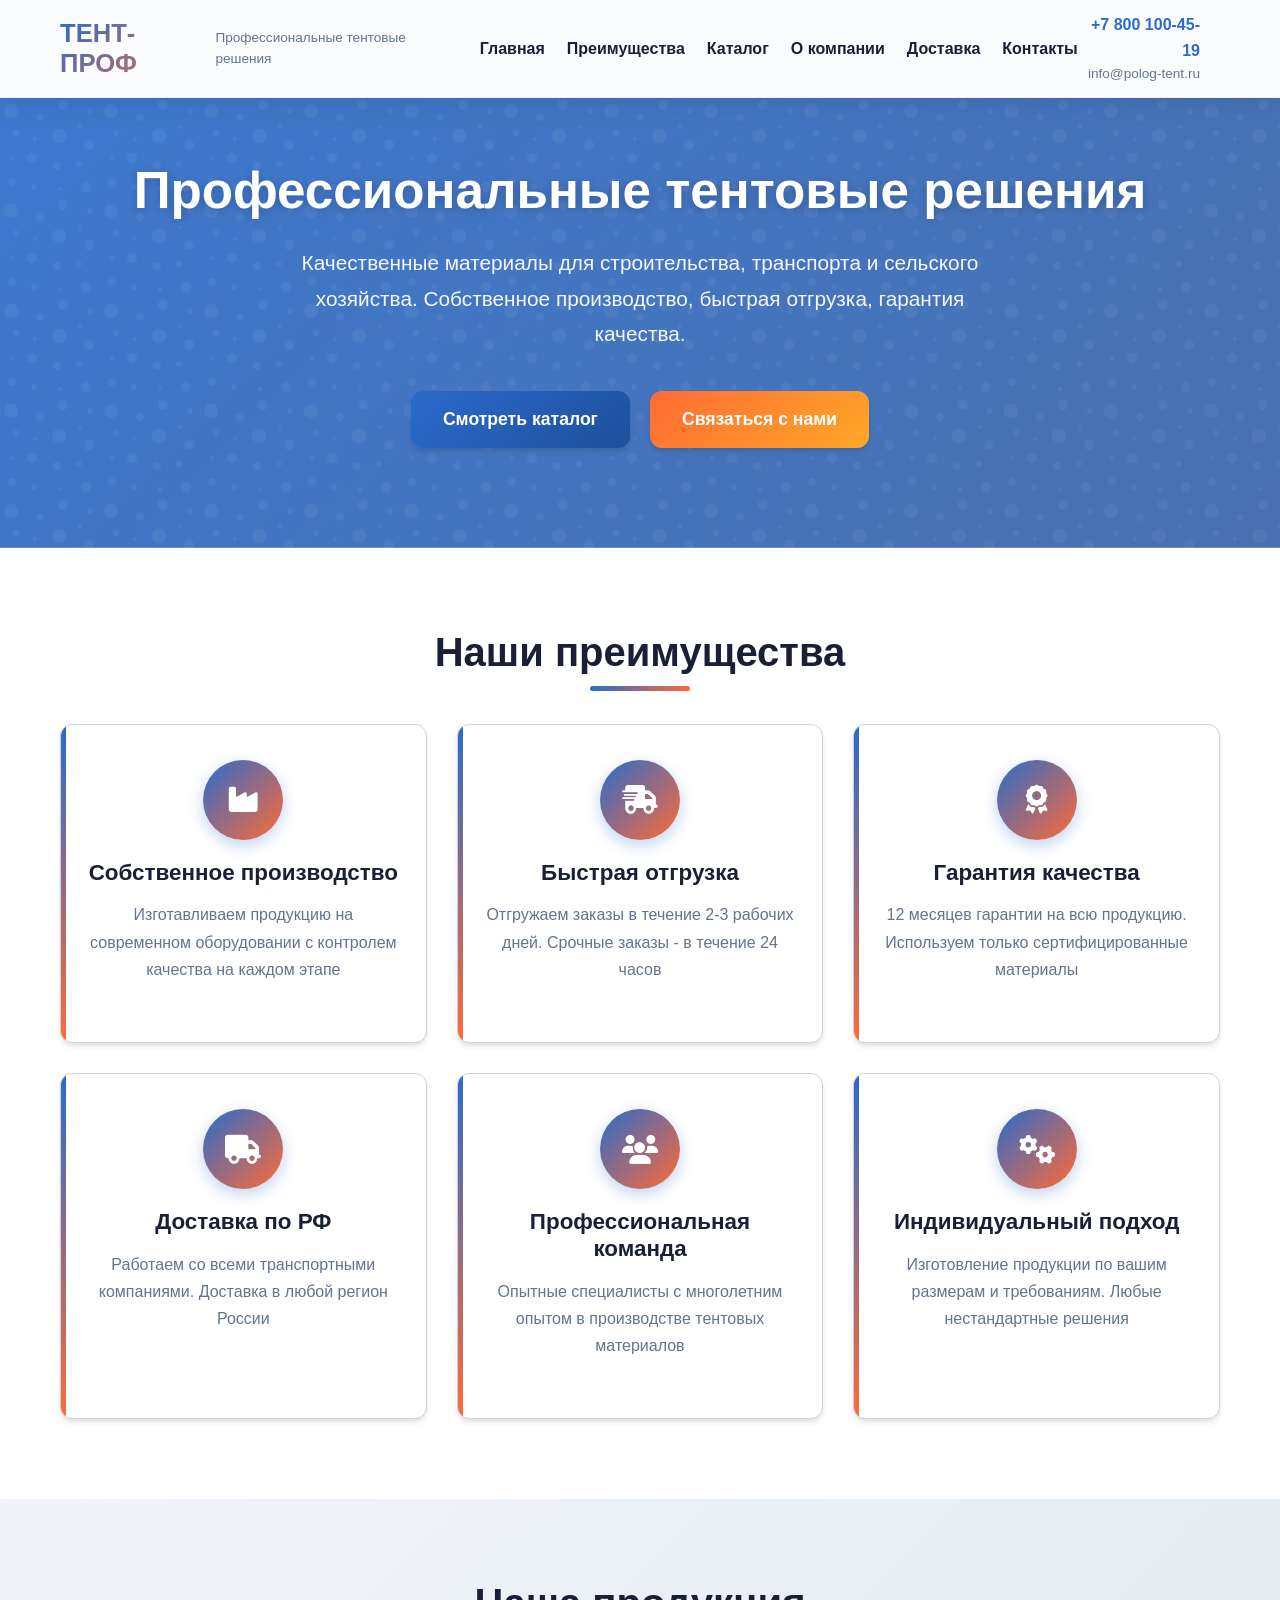
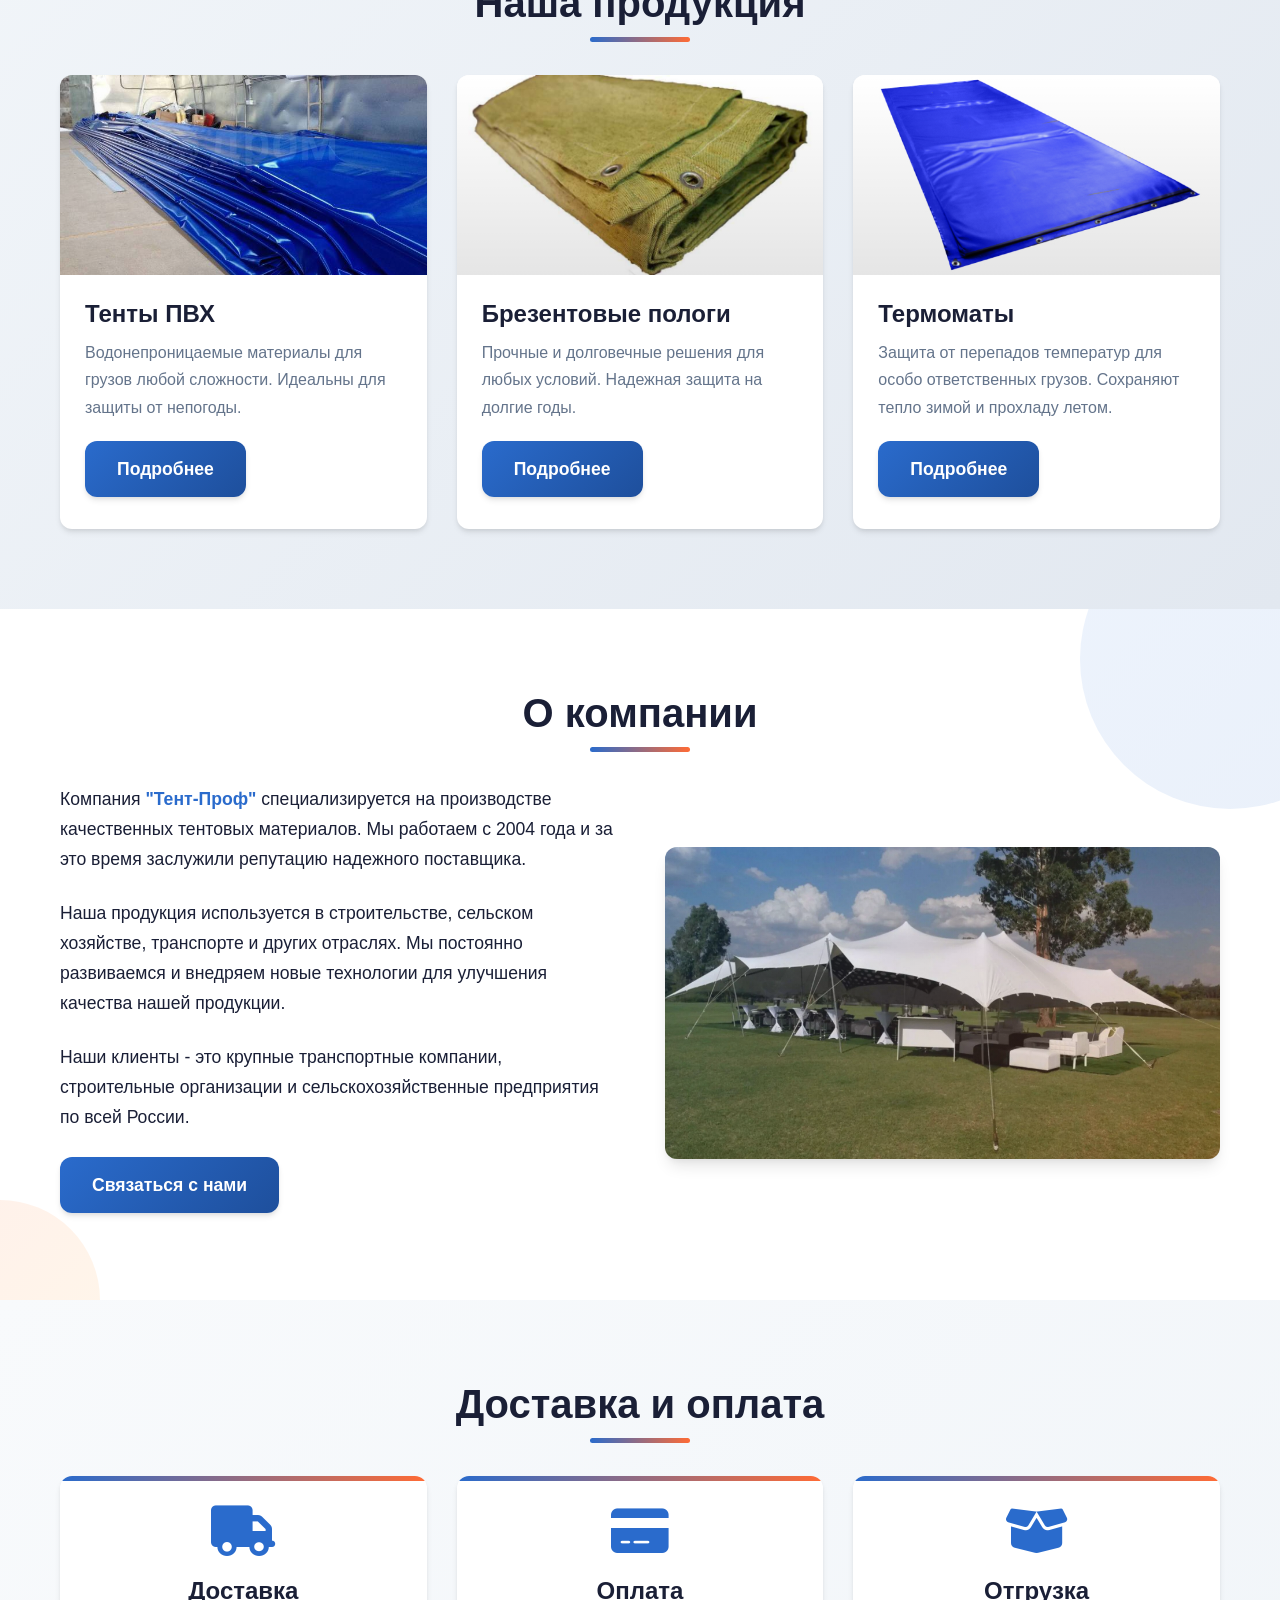
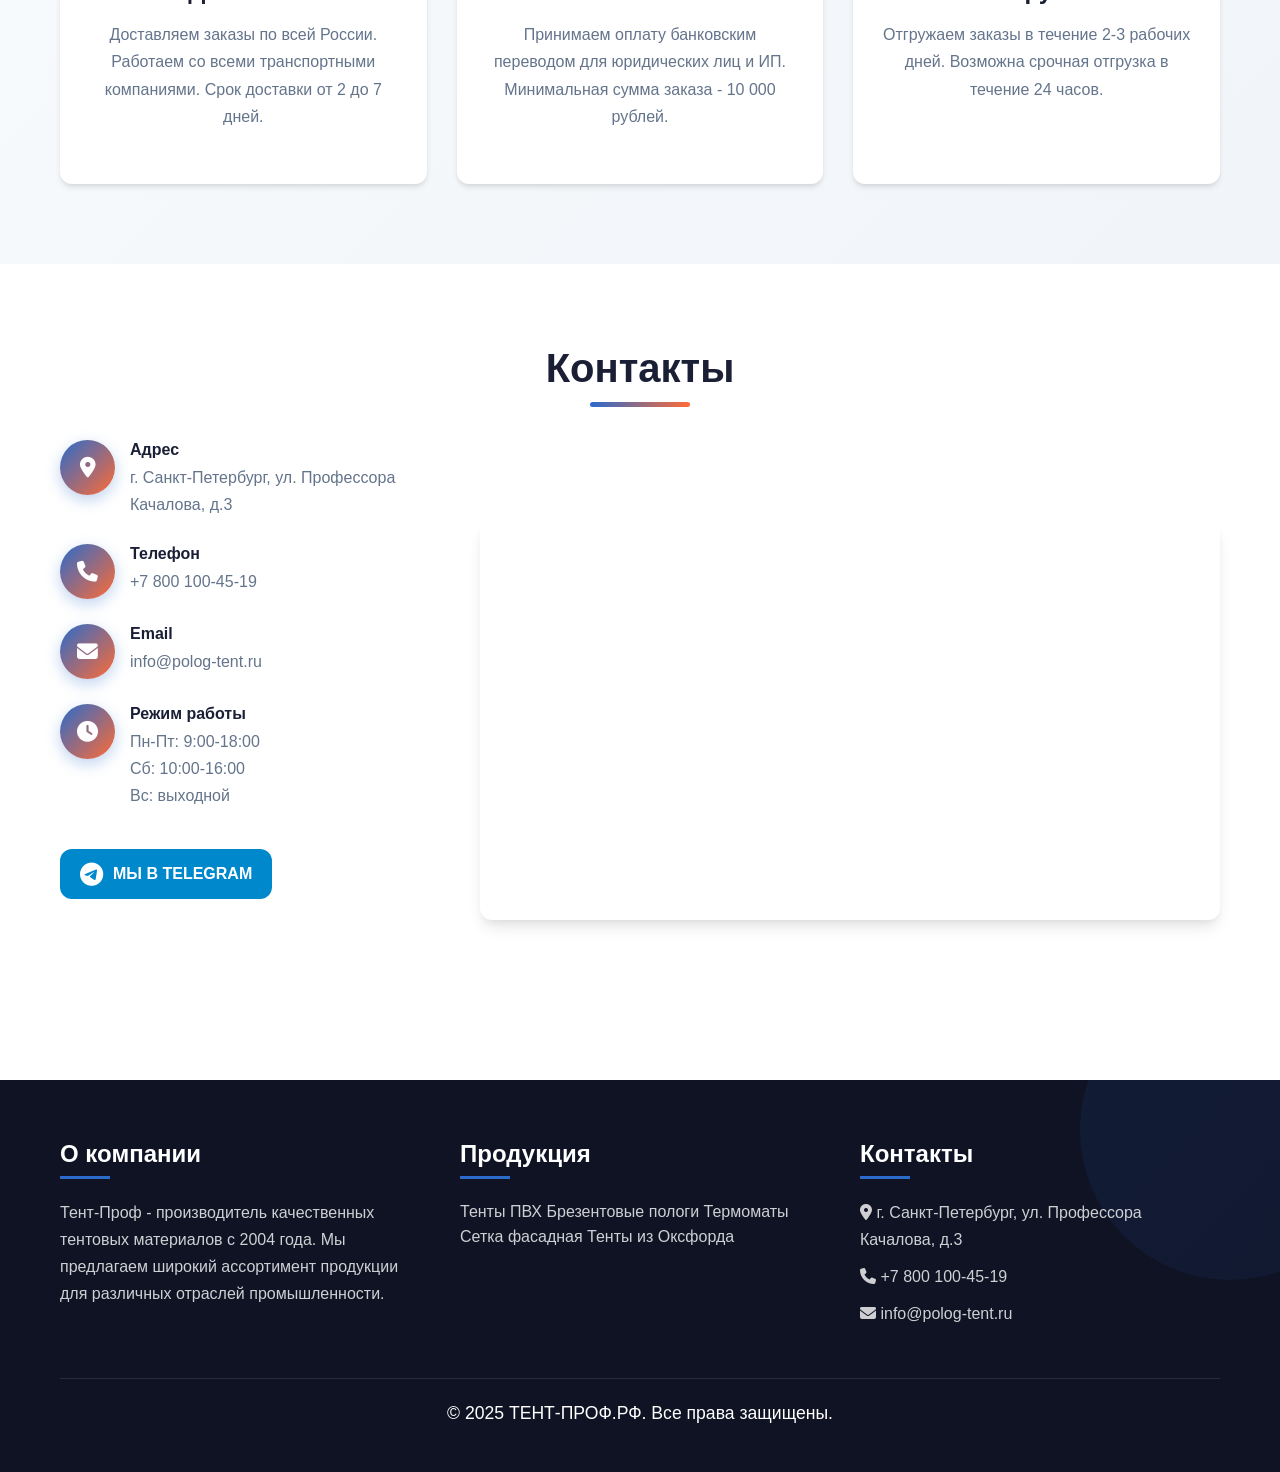
<file: docs/index.html>
<!DOCTYPE html>
<html lang="ru">
<head>
    <meta charset="UTF-8">
    <meta name="viewport" content="width=device-width, initial-scale=1.0">
    <title>Тент-Проф - Профессиональные тентовые решения</title>
    
    <!-- Предзагрузка -->
    <link rel="preload" href="style/style.css" as="style">
    <link rel="preconnect" href="https://cdnjs.cloudflare.com">
    
    <!-- Стили -->
    <link rel="stylesheet" href="style/style.css">
    <link rel="stylesheet" href="https://cdnjs.cloudflare.com/ajax/libs/font-awesome/6.4.0/css/all.min.css">
<script src="script/script.js" defer></script>
</head>
<body>
    <!-- Фиксированная шапка -->
    <header>
        <div class="container header-container">
            <div class="logo">
                <h1>ТЕНТ-ПРОФ</h1>
                <span>Профессиональные тентовые решения</span>
            </div>
            
            <ul class="nav-menu">
                <li><a href="#home">Главная</a></li>
                <li><a href="#advantages">Преимущества</a></li>
                <li><a href="catalog.html">Каталог</a></li>
                <li><a href="#about">О компании</a></li>
                <li><a href="#delivery">Доставка</a></li>
                <li><a href="#contacts">Контакты</a></li>
            </ul>
            
            <div class="header-actions">
                <div class="header-contact">
                    <div class="phone">+7 800 100-45-19</div>
                    <div class="email">info@polog-tent.ru</div>
                </div>
                
                <div class="menu-toggle">
                    <span></span>
                    <span></span>
                    <span></span>
                </div>
            </div>
        </div>
    </header>

    <!-- Герой секция -->
    <section class="hero" id="home">
        <div class="container">
            <h1>Профессиональные тентовые решения</h1>
            <p>Качественные материалы для строительства, транспорта и сельского хозяйства. Собственное производство, быстрая отгрузка, гарантия качества.</p>
            <div class="hero-buttons">
                <a href="#categories" class="btn btn-primary">Смотреть каталог</a>
                <a href="#contacts" class="btn btn-secondary">Связаться с нами</a>
            </div>
        </div>
    </section>

    <!-- Преимущества -->
    <section class="advantages" id="advantages">
        <div class="container">
            <h2>Наши преимущества</h2>
            <div class="advantages-grid">
                <div class="advantage-card fade-in">
                    <div class="advantage-icon">
                        <i class="fas fa-industry"></i>
                    </div>
                    <h3>Собственное производство</h3>
                    <p>Изготавливаем продукцию на современном оборудовании с контролем качества на каждом этапе</p>
                </div>
                
                <div class="advantage-card fade-in">
                    <div class="advantage-icon">
                        <i class="fas fa-shipping-fast"></i>
                    </div>
                    <h3>Быстрая отгрузка</h3>
                    <p>Отгружаем заказы в течение 2-3 рабочих дней. Срочные заказы - в течение 24 часов</p>
                </div>
                
                <div class="advantage-card fade-in">
                    <div class="advantage-icon">
                        <i class="fas fa-award"></i>
                    </div>
                    <h3>Гарантия качества</h3>
                    <p>12 месяцев гарантии на всю продукцию. Используем только сертифицированные материалы</p>
                </div>
                
                <div class="advantage-card fade-in">
                    <div class="advantage-icon">
                        <i class="fas fa-truck"></i>
                    </div>
                    <h3>Доставка по РФ</h3>
                    <p>Работаем со всеми транспортными компаниями. Доставка в любой регион России</p>
                </div>
                
                <!-- ДОБАВЛЕННЫЕ ПЛИТКИ -->
                <div class="advantage-card fade-in">
                    <div class="advantage-icon">
                        <i class="fas fa-users"></i>
                    </div>
                    <h3>Профессиональная команда</h3>
                    <p>Опытные специалисты с многолетним опытом в производстве тентовых материалов</p>
                </div>
                
                <div class="advantage-card fade-in">
                    <div class="advantage-icon">
                        <i class="fas fa-cogs"></i>
                    </div>
                    <h3>Индивидуальный подход</h3>
                    <p>Изготовление продукции по вашим размерам и требованиям. Любые нестандартные решения</p>
                </div>
            </div>
        </div>
    </section>

    <!-- Категории продукции -->
    <section class="categories" id="categories">
        <div class="container">
            <h2>Наша продукция</h2>
            <div class="categories-grid">
                <div class="category-card fade-in">
                    <div class="category-image">
                        <!-- ВСТАВЬТЕ СВОЮ ФОТОГРАФИЮ ЗДЕСЬ -->
                        <img src="images/tentpvx.jpg" alt="Тенты ПВХ" loading="lazy">
                    </div>
                    <div class="category-content">
                        <h3>Тенты ПВХ</h3>
                        <p>Водонепроницаемые материалы для грузов любой сложности. Идеальны для защиты от непогоды.</p>
                        <a href="catalog.html" class="btn btn-primary">Подробнее</a>
                    </div>
                </div>
                
                <div class="category-card fade-in">
                    <div class="category-image">
                        <!-- ВСТАВЬТЕ СВОЮ ФОТОГРАФИЮ ЗДЕСЬ -->
                        <img src="images/brezent.jpg" alt="Брезентовые пологи" loading="lazy">
                    </div>
                    <div class="category-content">
                        <h3>Брезентовые пологи</h3>
                        <p>Прочные и долговечные решения для любых условий. Надежная защита на долгие годы.</p>
                        <a href="catalog.html" class="btn btn-primary">Подробнее</a>
                    </div>
                </div>
                
                <div class="category-card fade-in">
                    <div class="category-image">
                        <!-- ВСТАВЬТЕ СВОЮ ФОТОГРАФИЮ ЗДЕСЬ -->
                        <img src="images/trm.jpg" alt="Термоматы" loading="lazy">
                    </div>
                    <div class="category-content">
                        <h3>Термоматы</h3>
                        <p>Защита от перепадов температур для особо ответственных грузов. Сохраняют тепло зимой и прохладу летом.</p>
                        <a href="catalog.html" class="btn btn-primary">Подробнее</a>
                    </div>
                </div>
            </div>
        </div>
    </section>

    <!-- О компании -->
    <section class="about" id="about">
        <div class="container">
            <h2>О компании</h2>
            <div class="about-content">
                <div class="about-text fade-in">
                    <p>Компания <span class="text-highlight">"Тент-Проф"</span> специализируется на производстве качественных тентовых материалов. Мы работаем с 2004 года и за это время заслужили репутацию надежного поставщика.</p>
                    <p>Наша продукция используется в строительстве, сельском хозяйстве, транспорте и других отраслях. Мы постоянно развиваемся и внедряем новые технологии для улучшения качества нашей продукции.</p>
                    <p>Наши клиенты - это крупные транспортные компании, строительные организации и сельскохозяйственные предприятия по всей России.</p>
                    <a href="#contacts" class="btn btn-primary">Связаться с нами</a>
                </div>
                <div class="about-image fade-in">
                    <!-- ВСТАВЬТЕ СВОЮ ФОТОГРАФИЮ ЗДЕСЬ -->
                    <img src="images/mm.jpg" alt="О компании" loading="lazy">
                </div>
            </div>
        </div>
    </section>

    <!-- Доставка -->
    <section class="delivery" id="delivery">
        <div class="container">
            <h2>Доставка и оплата</h2>
            <div class="delivery-content">
                <div class="delivery-card fade-in">
                    <i class="fas fa-truck"></i>
                    <h3>Доставка</h3>
                    <p>Доставляем заказы по всей России. Работаем со всеми транспортными компаниями. Срок доставки от 2 до 7 дней.</p>
                </div>
                
                <div class="delivery-card fade-in">
                    <i class="fas fa-credit-card"></i>
                    <h3>Оплата</h3>
                    <p>Принимаем оплату банковским переводом для юридических лиц и ИП. Минимальная сумма заказа - 10 000 рублей.</p>
                </div>
                
                <div class="delivery-card fade-in">
                    <i class="fas fa-box-open"></i>
                    <h3>Отгрузка</h3>
                    <p>Отгружаем заказы в течение 2-3 рабочих дней. Возможна срочная отгрузка в течение 24 часов.</p>
                </div>
            </div>
        </div>
    </section>

    <!-- Контакты и карта -->
    <section class="contacts" id="contacts">
        <div class="container">
            <h2>Контакты</h2>
            <div class="contacts-content">
                <div class="contact-info">
                    <div class="contact-item fade-in">
                        <div class="contact-icon">
                            <i class="fas fa-map-marker-alt"></i>
                        </div>
                        <div class="contact-details">
                            <h4>Адрес</h4>
                            <p>г. Санкт-Петербург, ул. Профессора Качалова, д.3</p>
                        </div>
                    </div>
                    
                    <div class="contact-item fade-in">
                        <div class="contact-icon">
                            <i class="fas fa-phone"></i>
                        </div>
                        <div class="contact-details">
                            <h4>Телефон</h4>
                            <p>+7 800 100-45-19</p>
                        </div>
                    </div>
                    
                    <div class="contact-item fade-in">
                        <div class="contact-icon">
                            <i class="fas fa-envelope"></i>
                        </div>
                        <div class="contact-details">
                            <h4>Email</h4>
                            <p>info@polog-tent.ru</p>
                        </div>
                    </div>
                    
                    <div class="contact-item fade-in">
                        <div class="contact-icon">
                            <i class="fas fa-clock"></i>
                        </div>
                        <div class="contact-details">
                            <h4>Режим работы</h4>
                            <p>Пн-Пт: 9:00-18:00<br>Сб: 10:00-16:00<br>Вс: выходной</p>
                        </div>
                    </div>
                    
                    <!-- Обновленная кнопка Telegram с правильной ссылкой -->
                    <a href="https://t.me/PoloGiTent" class="telegram-link fade-in" target="_blank">
                        <i class="fab fa-telegram"></i>
                        <span>МЫ В TELEGRAM</span>
                    </a>
                </div>
                
                 <!-- Новая секция: Карта -->
        <section id="map" class="map-section">
       
            <div class="map-container">
                <div class="map-iframe-container">
                    <iframe 
                        src="https://yandex.ru/map-widget/v1/?ll=30.338223,59.944925&z=16&pt=30.338223,59.944925,pm2rdm&mode=search&text=г.%20Санкт-Петербург,%20ул.%20Профессора%20Качалова,%20д.3" 
                        width="100%" 
                        height="400" 
                        frameborder="0" 
                        allowfullscreen="true">
                    </iframe>
                </div>
                <div class="map-address">
                    <p><strong>Наш адрес:</strong> г. Санкт-Петербург, ул. Профессора Качалова, д.3</p>
                </div>
            </div>
        </section>
            </div>
        </div>
    </section>

    <!-- Футер -->
    <footer>
        <div class="container">
            <div class="footer-content">
                <div class="footer-section">
                    <h3>О компании</h3>
                    <p>Тент-Проф - производитель качественных тентовых материалов с 2004 года. Мы предлагаем широкий ассортимент продукции для различных отраслей промышленности.</p>
                </div>
                
                <div class="footer-section">
                    <h3>Продукция</h3>
                    <a href="catalog.html">Тенты ПВХ</a>
                    <a href="catalog.html">Брезентовые пологи</a>
                    <a href="catalog.html">Термоматы</a>
                    <a href="catalog.html">Сетка фасадная</a>
                    <a href="catalog.html">Тенты из Оксфорда</a>
                </div>
                
                <div class="footer-section">
                    <h3>Контакты</h3>
                    <p><i class="fas fa-map-marker-alt"></i> г. Санкт-Петербург, ул. Профессора Качалова, д.3</p>
                    <p><i class="fas fa-phone"></i> +7 800 100-45-19</p>
                    <p><i class="fas fa-envelope"></i> info@polog-tent.ru</p>
                </div>
            </div>
            
            <div class="footer-bottom">
                <p>&copy; 2025 ТЕНТ-ПРОФ.РФ. Все права защищены.</p>
            </div>
        </div>
    </footer>

    <!-- Кнопка "Наверх" -->
    <div class="scroll-to-top">
        <i class="fas fa-chevron-up"></i>
    </div>

   
</body>
</html>
</file>
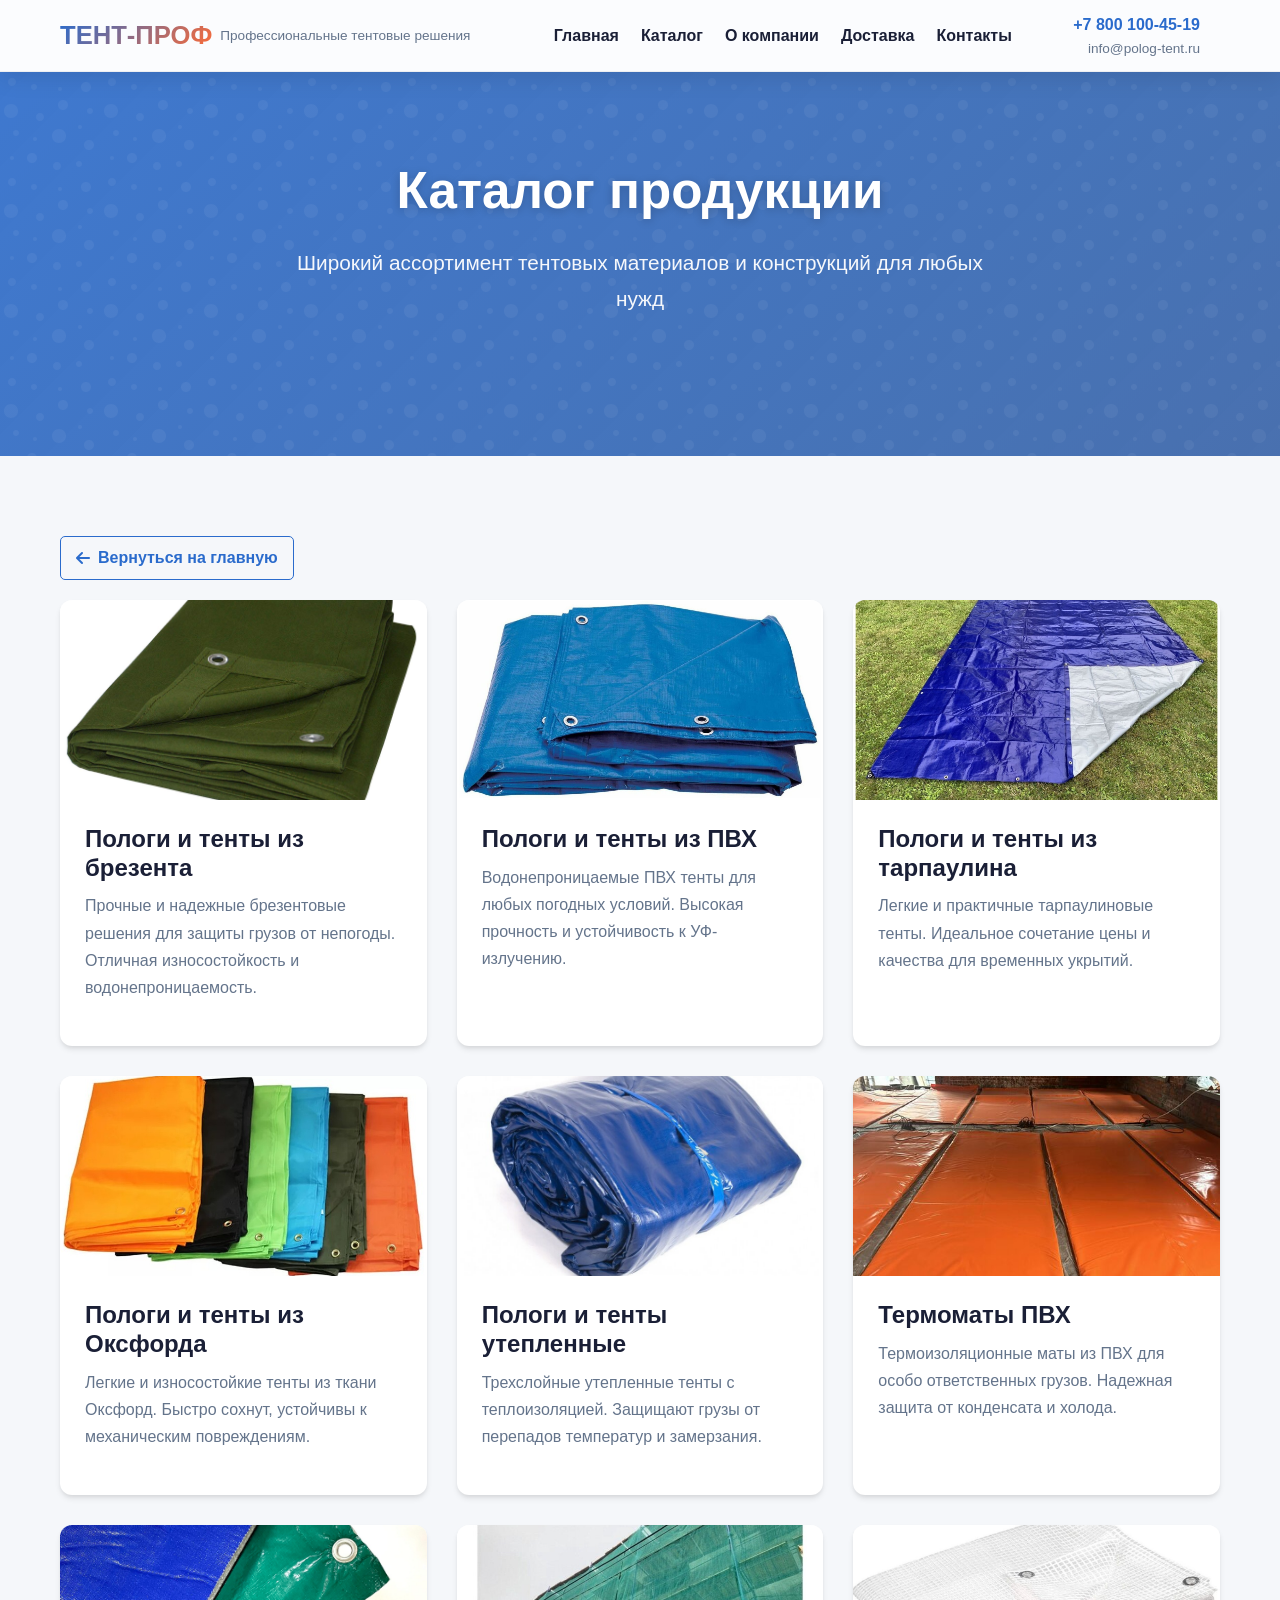
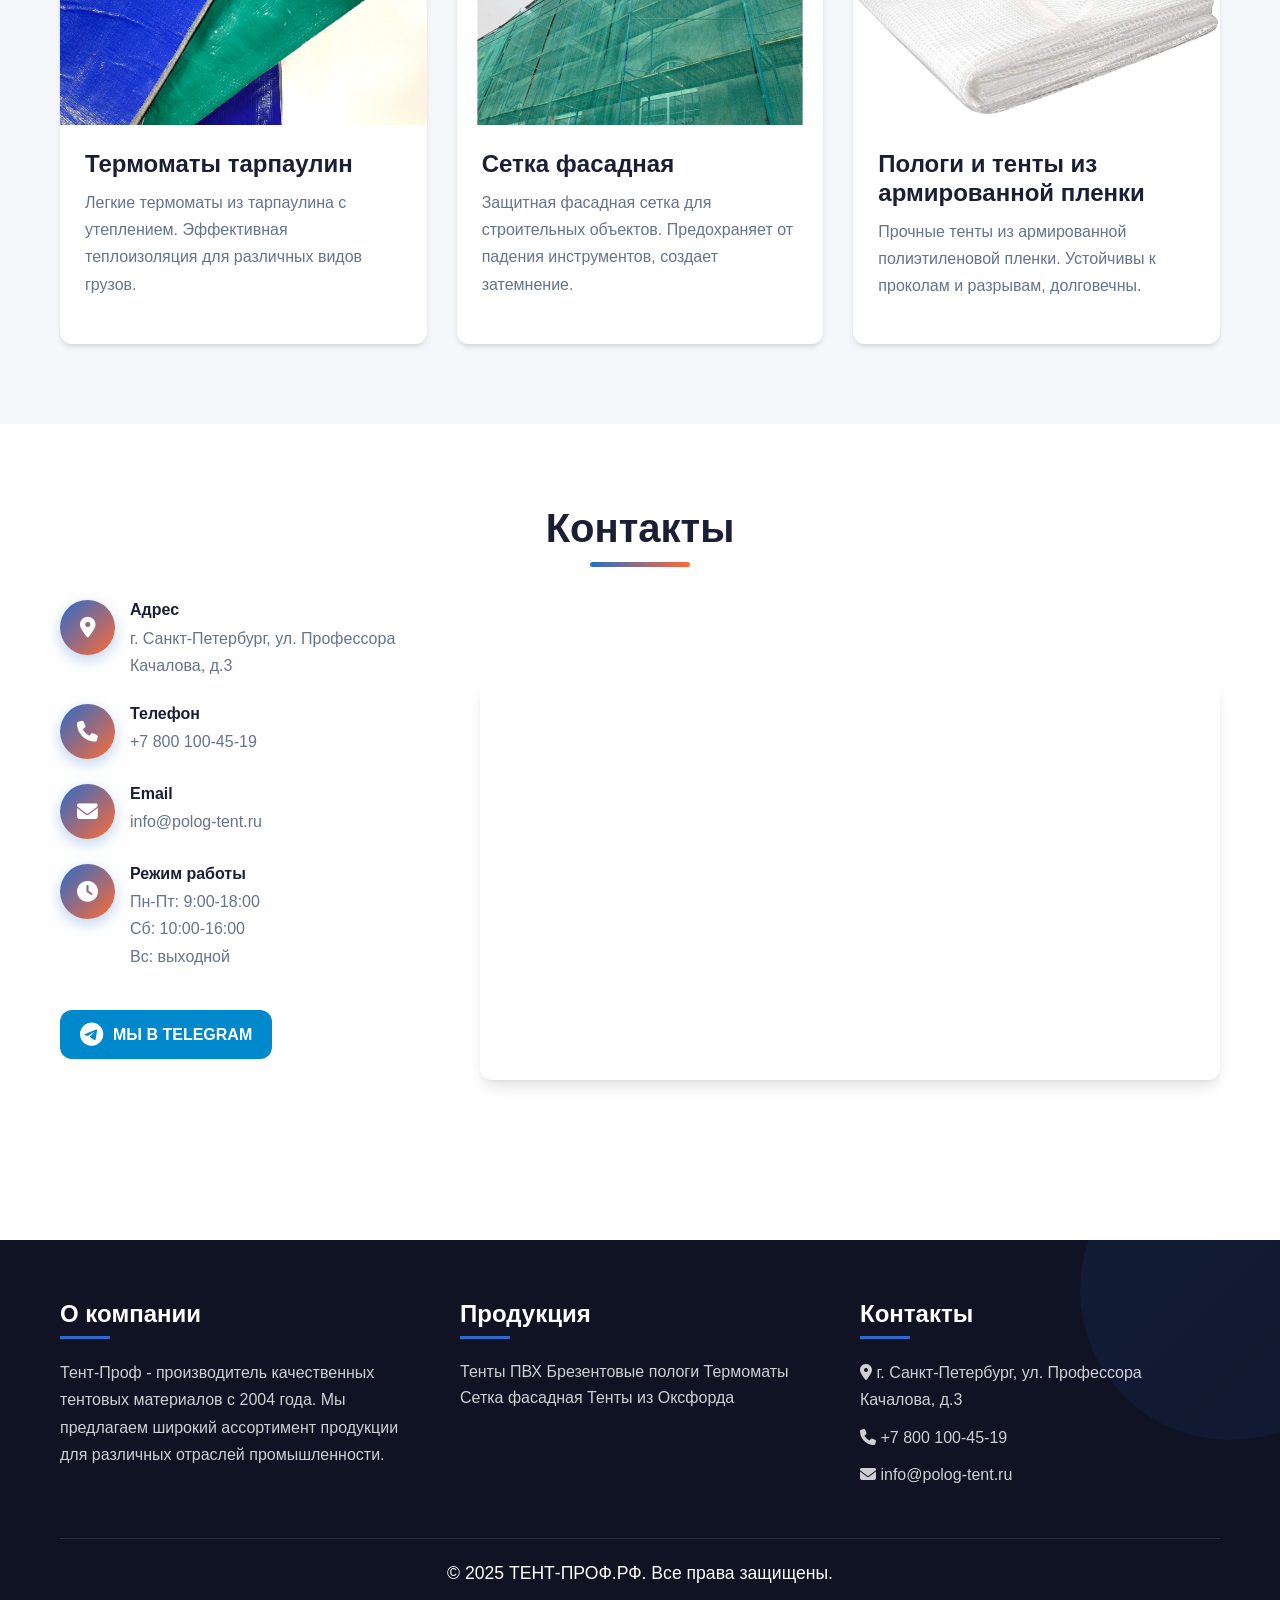
<file: docs/catalog.html>
<!DOCTYPE html>
<html lang="ru">
<head>
    <meta charset="UTF-8">
    <meta name="viewport" content="width=device-width, initial-scale=1.0">
    <title>Тент-Проф - Профессиональные тентовые решения</title>
    
    <!-- Предзагрузка -->
    <link rel="preload" href="style/style.css" as="style">
    <link rel="preconnect" href="https://cdnjs.cloudflare.com">
    
    <!-- Стили -->
    <link rel="stylesheet" href="style/style.css">
    <link rel="stylesheet" href="https://cdnjs.cloudflare.com/ajax/libs/font-awesome/6.4.0/css/all.min.css">
<script src="script/script.js" defer></script>
</head>

<body>
    <!-- Фиксированная шапка -->
    <header>
        <div class="container header-container">
            <div class="logo">
                <h1>ТЕНТ-ПРОФ</h1>
                <span>Профессиональные тентовые решения</span>
            </div>
            
            <ul class="nav-menu">
                <li><a href="index.html">Главная</a></li>
                <li><a href="catalog.html" class="active">Каталог</a></li>
                <li><a href="index.html#about">О компании</a></li>
                <li><a href="index.html#delivery">Доставка</a></li>
                <li><a href="index.html#contacts">Контакты</a></li>
            </ul>
            
            <div class="header-actions">
                <div class="header-contact">
                    <div class="phone">+7 800 100-45-19</div>
                    <div class="email">info@polog-tent.ru</div>
                </div>
                
                <div class="menu-toggle">
                    <span></span>
                    <span></span>
                    <span></span>
                </div>
            </div>
        </div>
    </header>

    <!-- Герой секция каталога -->
    <section class="catalog-hero">
        <div class="container">
            <h1>Каталог продукции</h1>
            <p>Широкий ассортимент тентовых материалов и конструкций для любых нужд</p>
        </div>
    </section>

    <!-- Основной контент каталога -->
    <section class="catalog">
        <div class="container">
            <div class="catalog-navigation">
                <a href="index.html" class="back-to-home">
                    <i class="fas fa-arrow-left"></i>
                    Вернуться на главную
                </a>
            </div>

            <!-- Сетка товаров -->
            <div class="product-grid" id="productGrid">
                <!-- Товар 1 -->
                <div class="product-card">
                    <div class="product-image">
                        <img src="images/g1.jpg" alt="Пологи и тенты из брезента">
                    </div>
                    <div class="product-content">
                        <h3>Пологи и тенты из брезента</h3>
                        <p>Прочные и надежные брезентовые решения для защиты грузов от непогоды. Отличная износостойкость и водонепроницаемость.</p>
                    </div>
                </div>
                
                <!-- Товар 2 -->
                <div class="product-card">
                    <div class="product-image">
                        <img src="images/g2.jpg" alt="Пологи и тенты из ПВХ">
                    </div>
                    <div class="product-content">
                        <h3>Пологи и тенты из ПВХ</h3>
                        <p>Водонепроницаемые ПВХ тенты для любых погодных условий. Высокая прочность и устойчивость к УФ-излучению.</p>
                    </div>
                </div>
                
                <!-- Товар 3 -->
                <div class="product-card">
                    <div class="product-image">
                        <img src="images/g3.jpg" alt="Пологи и тенты из тарпаулина">
                    </div>
                    <div class="product-content">
                        <h3>Пологи и тенты из тарпаулина</h3>
                        <p>Легкие и практичные тарпаулиновые тенты. Идеальное сочетание цены и качества для временных укрытий.</p>
                    </div>
                </div>
                
                <!-- Товар 4 -->
                <div class="product-card">
                    <div class="product-image">
                        <img src="images/g4.jpg" alt="Пологи и тенты из Оксфорда">
                    </div>
                    <div class="product-content">
                        <h3>Пологи и тенты из Оксфорда</h3>
                        <p>Легкие и износостойкие тенты из ткани Оксфорд. Быстро сохнут, устойчивы к механическим повреждениям.</p>
                    </div>
                </div>
                
                <!-- Товар 5 -->
                <div class="product-card">
                    <div class="product-image">
                        <img src="images/g5.jpg" alt="Пологи и тенты утепленные">
                    </div>
                    <div class="product-content">
                        <h3>Пологи и тенты утепленные</h3>
                        <p>Трехслойные утепленные тенты с теплоизоляцией. Защищают грузы от перепадов температур и замерзания.</p>
                    </div>
                </div>
                
                <!-- Товар 6 -->
                <div class="product-card">
                    <div class="product-image">
                        <img src="images/g6.jpg" alt="Термоматы ПВХ">
                    </div>
                    <div class="product-content">
                        <h3>Термоматы ПВХ</h3>
                        <p>Термоизоляционные маты из ПВХ для особо ответственных грузов. Надежная защита от конденсата и холода.</p>
                    </div>
                </div>
                
                <!-- Товар 7 -->
                <div class="product-card">
                    <div class="product-image">
                        <img src="images/g7.jpg" alt="Термоматы тарпаулин">
                    </div>
                    <div class="product-content">
                        <h3>Термоматы тарпаулин</h3>
                        <p>Легкие термоматы из тарпаулина с утеплением. Эффективная теплоизоляция для различных видов грузов.</p>
                    </div>
                </div>
                
                <!-- Товар 8 -->
                <div class="product-card">
                    <div class="product-image">
                        <img src="images/g8.jpg" alt="Сетка фасадная">
                    </div>
                    <div class="product-content">
                        <h3>Сетка фасадная</h3>
                        <p>Защитная фасадная сетка для строительных объектов. Предохраняет от падения инструментов, создает затемнение.</p>
                    </div>
                </div>
                
                <!-- Товар 9 -->
                <div class="product-card">
                    <div class="product-image">
                        <img src="images/g9.jpg" alt="Пологи и тенты из армированной пленки">
                    </div>
                    <div class="product-content">
                        <h3>Пологи и тенты из армированной пленки</h3>
                        <p>Прочные тенты из армированной полиэтиленовой пленки. Устойчивы к проколам и разрывам, долговечны.</p>
                    </div>
                </div>
            </div>
        </div>
    </section>

    <!-- Контакты и карта -->
    <section class="contacts" id="contacts">
        <div class="container">
            <h2>Контакты</h2>
            <div class="contacts-content">
                <div class="contact-info">
                    <div class="contact-item fade-in">
                        <div class="contact-icon">
                            <i class="fas fa-map-marker-alt"></i>
                        </div>
                        <div class="contact-details">
                            <h4>Адрес</h4>
                            <p>г. Санкт-Петербург, ул. Профессора Качалова, д.3</p>
                        </div>
                    </div>
                    
                    <div class="contact-item fade-in">
                        <div class="contact-icon">
                            <i class="fas fa-phone"></i>
                        </div>
                        <div class="contact-details">
                            <h4>Телефон</h4>
                            <p>+7 800 100-45-19</p>
                        </div>
                    </div>
                    
                    <div class="contact-item fade-in">
                        <div class="contact-icon">
                            <i class="fas fa-envelope"></i>
                        </div>
                        <div class="contact-details">
                            <h4>Email</h4>
                            <p>info@polog-tent.ru</p>
                        </div>
                    </div>
                    
                    <div class="contact-item fade-in">
                        <div class="contact-icon">
                            <i class="fas fa-clock"></i>
                        </div>
                        <div class="contact-details">
                            <h4>Режим работы</h4>
                            <p>Пн-Пт: 9:00-18:00<br>Сб: 10:00-16:00<br>Вс: выходной</p>
                        </div>
                    </div>
                    
                    <a href="https://t.me/PoloGiTent" class="telegram-link fade-in" target="_blank">
                        <i class="fab fa-telegram"></i>
                        <span>МЫ В TELEGRAM</span>
                    </a>
                </div>
                
                 <!-- Новая секция: Карта -->
        <section id="map" class="map-section">
        
            <div class="map-container">
                <div class="map-iframe-container">
                    <iframe 
                        src="https://yandex.ru/map-widget/v1/?ll=30.338223,59.944925&z=16&pt=30.338223,59.944925,pm2rdm&mode=search&text=г.%20Санкт-Петербург,%20ул.%20Профессора%20Качалова,%20д.3" 
                        width="100%" 
                        height="400" 
                        frameborder="0" 
                        allowfullscreen="true">
                    </iframe>
                </div>
                <div class="map-address">
                    <p><strong>Наш адрес:</strong> г. Санкт-Петербург, ул. Профессора Качалова, д.3</p>
                </div>
            </div>
        </section>
            </div>
        </div>
    </section>

    <!-- Футер -->
    <footer>
        <div class="container">
            <div class="footer-content">
                <div class="footer-section">
                    <h3>О компании</h3>
                    <p>Тент-Проф - производитель качественных тентовых материалов с 2004 года. Мы предлагаем широкий ассортимент продукции для различных отраслей промышленности.</p>
                </div>
                
                <div class="footer-section">
                    <h3>Продукция</h3>
                    <a href="catalog.html">Тенты ПВХ</a>
                    <a href="catalog.html">Брезентовые пологи</a>
                    <a href="catalog.html">Термоматы</a>
                    <a href="catalog.html">Сетка фасадная</a>
                    <a href="catalog.html">Тенты из Оксфорда</a>
                </div>
                
                <div class="footer-section">
                    <h3>Контакты</h3>
                    <p><i class="fas fa-map-marker-alt"></i> г. Санкт-Петербург, ул. Профессора Качалова, д.3</p>
                    <p><i class="fas fa-phone"></i> +7 800 100-45-19</p>
                    <p><i class="fas fa-envelope"></i> info@polog-tent.ru</p>
                </div>
            </div>
            
            <div class="footer-bottom">
                <p>&copy; 2025 ТЕНТ-ПРОФ.РФ. Все права защищены.</p>
            </div>
        </div>
    </footer>

    <!-- Кнопка "Наверх" -->
    <div class="scroll-to-top">
        <i class="fas fa-chevron-up"></i>
    </div>

   <script>
    document.addEventListener('DOMContentLoaded', function() {
        // Мобильное меню
        const menuToggle = document.querySelector('.menu-toggle');
        const navMenu = document.querySelector('.nav-menu');
        
        menuToggle.addEventListener('click', function() {
            menuToggle.classList.toggle('active');
            navMenu.classList.toggle('active');
        });
        
        // Закрытие меню при клике на ссылку
        const navLinks = document.querySelectorAll('.nav-menu a');
        navLinks.forEach(link => {
            link.addEventListener('click', function() {
                menuToggle.classList.remove('active');
                navMenu.classList.remove('active');
            });
        });
        
        // Плавная прокрутка
        document.querySelectorAll('a[href^="#"]').forEach(anchor => {
            anchor.addEventListener('click', function(e) {
                e.preventDefault();
                
                const targetId = this.getAttribute('href');
                if (targetId === '#') return;
                
                const targetElement = document.querySelector(targetId);
                if (targetElement) {
                    window.scrollTo({
                        top: targetElement.offsetTop - 70,
                        behavior: 'smooth'
                    });
                }
            });
        });
        
        // Кнопка "Наверх"
        const scrollToTopBtn = document.querySelector('.scroll-to-top');
        
        window.addEventListener('scroll', function() {
            if (window.pageYOffset > 300) {
                scrollToTopBtn.classList.add('active');
            } else {
                scrollToTopBtn.classList.remove('active');
            }
        });
        
        scrollToTopBtn.addEventListener('click', function() {
            window.scrollTo({
                top: 0,
                behavior: 'smooth'
            });
        });
        
        // Анимация появления элементов при скролле
        const fadeElements = document.querySelectorAll('.fade-in');
        
        const fadeInOnScroll = function() {
            fadeElements.forEach(element => {
                const elementTop = element.getBoundingClientRect().top;
                const elementVisible = 150;
                
                if (elementTop < window.innerHeight - elementVisible) {
                    element.classList.add('visible');
                }
            });
        };
        
        // Запускаем при загрузке и при скролле
        window.addEventListener('scroll', fadeInOnScroll);
        fadeInOnScroll();
        
        // Изменение стиля шапки при скролле
        window.addEventListener('scroll', function() {
            const header = document.querySelector('header');
            if (window.scrollY > 100) {
                header.style.background = 'rgba(255, 255, 255, 0.98)';
                header.style.boxShadow = '0 5px 25px rgba(0, 0, 0, 0.15)';
            } else {
                header.style.background = 'rgba(255, 255, 255, 0.98)';
                header.style.boxShadow = '0 5px 25px rgba(0, 0, 0, 0.1)';
            }
        });
    });
</script>
</body>

</html>
</file>
<file: docs/style/style.css>
:root{--primary:#2A6BCC;--primary-dark:#1E4F9C;--primary-light:#4A8AE8;--secondary:#FF6B35;--accent:#FFA726;--dark:#1A1F36;--darker:#0F1324;--light:#F5F7FA;--gray:#64748B;--gray-light:#CBD5E1;--success:#10B981;--transition:all 0.3s ease;--shadow:0 4px 6px -1px rgba(0,0,0,0.1),0 2px 4px -1px rgba(0,0,0,0.06);--shadow-lg:0 10px 15px -3px rgba(0,0,0,0.1),0 4px 6px -2px rgba(0,0,0,0.05);--radius:12px;}*{margin:0;padding:0;box-sizing:border-box;}html{scroll-behavior:smooth;}body{font-family:'Segoe UI',Tahoma,Geneva,Verdana,sans-serif;background-color:var(--light);color:var(--dark);line-height:1.6;overflow-x:hidden;font-size:16px;}.container{width:100%;max-width:1200px;margin:0 auto;padding:0 20px;}section{padding:80px 0;}h1,h2,h3,h4,h5{font-weight:700;line-height:1.2;margin-bottom:1rem;}h1{font-size:3rem;}h2{font-size:2.5rem;text-align:center;margin-bottom:3rem;position:relative;}h2:after{content:'';position:absolute;bottom:-15px;left:50%;transform:translateX(-50%);width:100px;height:5px;background:linear-gradient(to right,var(--primary),var(--secondary));border-radius:3px;}h3{font-size:1.5rem;}p{margin-bottom:1.5rem;color:var(--dark);font-size:1.1rem;line-height:1.7;}.btn{display:inline-block;padding:14px 32px;border-radius:var(--radius);text-decoration:none;font-weight:600;font-size:1.1rem;transition:var(--transition);border:none;cursor:pointer;text-align:center;position:relative;overflow:hidden;}.btn:before{content:'';position:absolute;top:0;left:-100%;width:100%;height:100%;background:linear-gradient(90deg,transparent,rgba(255,255,255,0.2),transparent);transition:var(--transition);}.btn:hover:before{left:100%;}.btn-primary{background:linear-gradient(135deg,var(--primary),var(--primary-dark));color:white;box-shadow:var(--shadow);}.btn-primary:hover{transform:translateY(-3px);box-shadow:var(--shadow-lg);}.btn-secondary{background:linear-gradient(135deg,var(--secondary),var(--accent));color:white;box-shadow:var(--shadow);}.btn-secondary:hover{transform:translateY(-3px);box-shadow:var(--shadow-lg);}header{background:rgba(255,255,255,0.98);box-shadow:0 5px 25px rgba(0,0,0,0.1);position:fixed;top:0;left:0;width:100%;z-index:1000;transition:var(--transition);backdrop-filter:blur(10px);border-bottom:1px solid rgba(0,0,0,0.05);}.header-container{display:flex;justify-content:space-between;align-items:center;padding:12px 20px;}.logo{display:flex;align-items:center;}.logo h1{font-size:1.6rem;margin-bottom:0;background:linear-gradient(135deg,var(--primary),var(--secondary));-webkit-background-clip:text;-webkit-text-fill-color:transparent;}.logo span{font-size:0.85rem;color:var(--gray);margin-left:8px;font-weight:500;}.nav-menu{display:flex;list-style:none;}.nav-menu li{margin-left:22px;position:relative;}.nav-menu a{text-decoration:none;color:var(--dark);font-weight:600;transition:var(--transition);position:relative;font-size:1rem;padding:6px 0;white-space:nowrap;}.nav-menu a:after{content:'';position:absolute;bottom:0;left:0;width:0;height:3px;background:var(--primary);transition:var(--transition);border-radius:3px;}.nav-menu a:hover{color:var(--primary);}.nav-menu a:hover:after{width:100%;}.header-actions{display:flex;align-items:center;}.header-contact{margin-right:20px;text-align:right;}.header-contact .phone{font-weight:700;color:var(--primary);font-size:1rem;}.header-contact .email{font-size:0.85rem;color:var(--gray);}.menu-toggle{display:none;flex-direction:column;cursor:pointer;width:28px;height:22px;position:relative;}.menu-toggle span{width:100%;height:3px;background:var(--dark);margin:3px 0;transition:var(--transition);border-radius:2px;}.hero{background:linear-gradient(135deg,rgba(42,107,204,0.9),rgba(30,79,156,0.8));background-size:cover;background-position:center;color:white;padding:160px 0 100px;text-align:center;position:relative;overflow:hidden;}.hero:before{content:'';position:absolute;top:0;left:0;width:100%;height:100%;background:url("data:image/svg+xml,%3Csvg width='100' height='100' viewBox='0 0 100 100' xmlns='http://www.w3.org/2000/svg'%3E%3Cpath d='M11 18c3.866 0 7-3.134 7-7s-3.134-7-7-7-7 3.134-7 7 3.134 7 7 7zm48 25c3.866 0 7-3.134 7-7s-3.134-7-7-7-7 3.134-7 7 3.134 7 7 7zm-43-7c1.657 0 3-1.343 3-3s-1.343-3-3-3-3 1.343-3 3 1.343 3 3 3zm63 31c1.657 0 3-1.343 3-3s-1.343-3-3-3-3 1.343-3 3 1.343 3 3 3zM34 90c1.657 0 3-1.343 3-3s-1.343-3-3-3-3 1.343-3 3 1.343 3 3 3zm56-76c1.657 0 3-1.343 3-3s-1.343-3-3-3-3 1.343-3 3 1.343 3 3 3zM12 86c2.21 0 4-1.79 4-4s-1.79-4-4-4-4 1.79-4 4 1.79 4 4 4zm28-65c2.21 0 4-1.79 4-4s-1.79-4-4-4-4 1.79-4 4 1.79 4 4 4zm23-11c2.76 0 5-2.24 5-5s-2.24-5-5-5-5 2.24-5 5 2.24 5 5 5zm-6 60c2.21 0 4-1.79 4-4s-1.79-4-4-4-4 1.79-4 4 1.79 4 4 4zm29 22c2.76 0 5-2.24 5-5s-2.24-5-5-5-5 2.24-5 5 2.24 5 5 5zM32 63c2.76 0 5-2.24 5-5s-2.24-5-5-5-5 2.24-5 5 2.24 5 5 5zm57-13c2.76 0 5-2.24 5-5s-2.24-5-5-5-5 2.24-5 5 2.24 5 5 5zm-9-21c1.105 0 2-.895 2-2s-.895-2-2-2-2 .895-2 2 .895 2 2 2zM60 91c1.105 0 2-.895 2-2s-.895-2-2-2-2 .895-2 2 .895 2 2 2zM35 41c1.105 0 2-.895 2-2s-.895-2-2-2-2 .895-2 2 .895 2 2 2zM12 60c1.105 0 2-.895 2-2s-.895-2-2-2-2 .895-2 2 .895 2 2 2z' fill='%23ffffff' fill-opacity='0.05' fill-rule='evenodd'/%3E%3C/svg%3E");}.hero h1{font-size:3.2rem;margin-bottom:1.5rem;color:white;text-shadow:0 2px 10px rgba(0,0,0,0.2);}.hero p{font-size:1.3rem;max-width:700px;margin:0 auto 2.5rem;opacity:0.95;color:white;}.hero-buttons{display:flex;justify-content:center;gap:20px;}.advantages{background:white;}.advantages-grid{display:grid;grid-template-columns:repeat(auto-fit,minmax(280px,1fr));gap:30px;}.advantage-card{background:white;border-radius:var(--radius);padding:35px 25px;text-align:center;box-shadow:var(--shadow);transition:var(--transition);border:1px solid var(--gray-light);position:relative;overflow:hidden;}.advantage-card:before{content:'';position:absolute;top:0;left:0;width:5px;height:100%;background:linear-gradient(to bottom,var(--primary),var(--secondary));transition:var(--transition);}.advantage-card:hover{transform:translateY(-10px);}.advantage-icon{width:80px;height:80px;background:linear-gradient(135deg,var(--primary),var(--secondary));border-radius:50%;display:flex;align-items:center;justify-content:center;margin:0 auto 20px;color:white;font-size:1.8rem;position:relative;z-index:1;box-shadow:0 5px 15px rgba(42,107,204,0.3);}.advantage-card h3{font-size:1.4rem;margin-bottom:15px;color:var(--dark);position:relative;z-index:1;}.advantage-card p{color:var(--gray);font-size:1rem;position:relative;z-index:1;}.categories{background:linear-gradient(135deg,#f1f5f9,#e2e8f0);}.categories-grid{display:grid;grid-template-columns:repeat(auto-fit,minmax(320px,1fr));gap:30px;}.category-card{border-radius:var(--radius);overflow:hidden;box-shadow:var(--shadow);transition:var(--transition);background:white;position:relative;}.category-card:hover{transform:translateY(-10px);box-shadow:var(--shadow-lg);}.category-image{height:200px;overflow:hidden;position:relative;}.category-image:before{content:'';position:absolute;top:0;left:0;width:100%;height:100%;background:linear-gradient(to bottom,transparent,rgba(0,0,0,0.1));z-index:1;}.category-image img{width:100%;height:100%;object-fit:cover;transition:var(--transition);}.category-card:hover .category-image img{transform:scale(1.1);}.category-content{padding:25px;position:relative;}.category-content h3{color:var(--dark);margin-bottom:10px;}.category-content p{color:var(--gray);margin-bottom:20px;font-size:1rem;}.about{background:white;position:relative;overflow:hidden;}.about:before{content:'';position:absolute;top:-100px;right:-100px;width:300px;height:300px;background:linear-gradient(135deg,var(--primary-light),var(--primary));border-radius:50%;opacity:0.1;}.about:after{content:'';position:absolute;bottom:-100px;left:-100px;width:200px;height:200px;background:linear-gradient(135deg,var(--secondary),var(--accent));border-radius:50%;opacity:0.1;}.about-content{display:flex;align-items:center;gap:50px;position:relative;z-index:1;}.about-text{flex:1;}.about-image{flex:1;border-radius:var(--radius);overflow:hidden;box-shadow:var(--shadow-lg);position:relative;}.about-image:before{content:'';position:absolute;top:0;left:0;width:100%;height:100%;background:linear-gradient(135deg,rgba(42,107,204,0.2),rgba(255,107,53,0.2));z-index:1;}.about-image img{width:100%;height:auto;display:block;transition:var(--transition);}.about-image:hover img{transform:scale(1.05);}.delivery{background:linear-gradient(135deg,#f8fafc,#f1f5f9);}.delivery-content{display:grid;grid-template-columns:repeat(auto-fit,minmax(300px,1fr));gap:30px;}.delivery-card{background:white;border-radius:var(--radius);padding:30px 25px;box-shadow:var(--shadow);text-align:center;transition:var(--transition);position:relative;overflow:hidden;}.delivery-card:before{content:'';position:absolute;top:0;left:0;width:100%;height:5px;background:linear-gradient(to right,var(--primary),var(--secondary));}.delivery-card:hover{transform:translateY(-5px);box-shadow:var(--shadow-lg);}.delivery-card i{font-size:3.2rem;color:var(--primary);margin-bottom:20px;}.delivery-card h3{color:var(--dark);margin-bottom:15px;}.delivery-card p{color:var(--gray);font-size:1rem;}.contacts{background:white;}.contacts-content{display:grid;grid-template-columns:1fr 2fr;gap:50px;}.contact-info{display:flex;flex-direction:column;gap:25px;}.contact-item{display:flex;align-items:flex-start;gap:15px;}.contact-icon{width:55px;height:55px;background:linear-gradient(135deg,var(--primary),var(--secondary));border-radius:50%;display:flex;align-items:center;justify-content:center;color:white;font-size:1.3rem;flex-shrink:0;box-shadow:0 5px 15px rgba(42,107,204,0.3);}.contact-details h4{margin-bottom:5px;color:var(--dark);}.contact-details p{color:var(--gray);margin-bottom:0;font-size:1rem;}.map-container{border-radius:var(--radius);overflow:hidden;box-shadow:var(--shadow-lg);height:400px;}.telegram-link{display:flex;align-items:center;gap:10px;padding:12px 20px;background:#0088cc;color:white;text-decoration:none;border-radius:var(--radius);transition:var(--transition);font-weight:600;width:fit-content;margin-top:15px;}.telegram-link:hover{background:#0077b5;transform:translateY(-2px);box-shadow:var(--shadow);}.telegram-link i{font-size:1.5rem;}footer{background:var(--darker);color:white;padding:60px 0 20px;position:relative;overflow:hidden;}footer:before{content:'';position:absolute;top:-100px;right:-100px;width:300px;height:300px;background:linear-gradient(135deg,var(--primary),var(--primary-dark));border-radius:50%;opacity:0.1;}.footer-content{display:grid;grid-template-columns:repeat(auto-fit,minmax(250px,1fr));gap:40px;margin-bottom:40px;position:relative;z-index:1;}.footer-section h3{color:white;margin-bottom:20px;position:relative;padding-bottom:10px;}.footer-section h3:after{content:'';position:absolute;bottom:0;left:0;width:50px;height:3px;background:var(--primary);}.footer-section p,.footer-section a{color:rgba(255,255,255,0.8);margin-bottom:10px;text-decoration:none;transition:var(--transition);font-size:1rem;}.footer-section a:hover{color:white;padding-left:5px;}.social-links{display:flex;gap:15px;margin-top:20px;}.social-links a{width:40px;height:40px;background:rgba(255,255,255,0.1);border-radius:50%;display:flex;align-items:center;justify-content:center;transition:var(--transition);}.social-links a:hover{background:var(--primary);transform:translateY(-3px);}.footer-bottom{text-align:center;padding-top:20px;border-top:1px solid rgba(255,255,255,0.1);color:white;font-size:0.9rem;position:relative;z-index:1;}.scroll-to-top{position:fixed;bottom:30px;right:30px;width:50px;height:50px;background:linear-gradient(135deg,var(--primary),var(--secondary));color:white;border-radius:50%;display:flex;align-items:center;justify-content:center;cursor:pointer;opacity:0;visibility:hidden;transition:var(--transition);z-index:999;box-shadow:var(--shadow-lg);}.scroll-to-top.active{opacity:1;visibility:visible;}.scroll-to-top:hover{transform:translateY(-5px);}@media (max-width:1100px){.about-content{flex-direction:column;}.contacts-content{grid-template-columns:1fr;}.hero h1{font-size:2.8rem;}h1{font-size:2.5rem;}h2{font-size:2.2rem;}.nav-menu li{margin-left:18px;}.nav-menu a{font-size:0.95rem;}}@media (max-width:900px){.nav-menu{position:fixed;top:0;right:-100%;width:280px;height:100vh;background:white;flex-direction:column;padding:90px 30px 30px;transition:var(--transition);box-shadow:-5px 0 25px rgba(0,0,0,0.1);z-index:999;}.nav-menu.active{right:0;}.nav-menu li{margin:0 0 20px 0;}.menu-toggle{display:flex;z-index:1000;}.menu-toggle.active span:nth-child(1){transform:rotate(45deg) translate(5px,5px);}.menu-toggle.active span:nth-child(2){opacity:0;}.menu-toggle.active span:nth-child(3){transform:rotate(-45deg) translate(7px,-6px);}.header-contact{display:none;}.hero{padding:140px 0 80px;}.hero h1{font-size:2.3rem;}.hero p{font-size:1.1rem;}.hero-buttons{flex-direction:column;align-items:center;}h2{font-size:2rem;}p{font-size:1rem;}section{padding:70px 0;}}@media (max-width:576px){section{padding:60px 0;}.hero{padding:130px 0 70px;}.hero h1{font-size:2rem;}.hero p{font-size:1rem;}h2{font-size:1.8rem;}.container{padding:0 15px;}.btn{padding:12px 25px;font-size:1rem;}.categories-grid{grid-template-columns:1fr;}.header-container{padding:10px 15px;}.logo h1{font-size:1.4rem;}.logo span{font-size:0.8rem;}}.readable-text{font-size:1.1rem;line-height:1.7;color:var(--dark);}.text-highlight{color:var(--primary);font-weight:600;}.card{background:white;border-radius:var(--radius);padding:25px;box-shadow:var(--shadow);transition:var(--transition);}.card:hover{transform:translateY(-5px);box-shadow:var(--shadow-lg);}.fade-in{opacity:0;transform:translateY(30px);transition:opacity 0.6s ease,transform 0.6s ease;}.fade-in.visible{opacity:1;transform:translateY(0);}.catalog-hero{background:linear-gradient(135deg,rgba(42,107,204,0.9),rgba(30,79,156,0.8));background-size:cover;background-position:center;color:white;padding:160px 0 100px;text-align:center;position:relative;overflow:hidden;}.catalog-hero:before{content:'';position:absolute;top:0;left:0;width:100%;height:100%;background:url("data:image/svg+xml,%3Csvg width='100' height='100' viewBox='0 0 100 100' xmlns='http://www.w3.org/2000/svg'%3E%3Cpath d='M11 18c3.866 0 7-3.134 7-7s-3.134-7-7-7-7 3.134-7 7 3.134 7 7 7zm48 25c3.866 0 7-3.134 7-7s-3.134-7-7-7-7 3.134-7 7 3.134 7 7 7zm-43-7c1.657 0 3-1.343 3-3s-1.343-3-3-3-3 1.343-3 3 1.343 3 3 3zm63 31c1.657 0 3-1.343 3-3s-1.343-3-3-3-3 1.343-3 3 1.343 3 3 3zM34 90c1.657 0 3-1.343 3-3s-1.343-3-3-3-3 1.343-3 3 1.343 3 3 3zm56-76c1.657 0 3-1.343 3-3s-1.343-3-3-3-3 1.343-3 3 1.343 3 3 3zM12 86c2.21 0 4-1.79 4-4s-1.79-4-4-4-4 1.79-4 4 1.79 4 4 4zm28-65c2.21 0 4-1.79 4-4s-1.79-4-4-4-4 1.79-4 4 1.79 4 4 4zm23-11c2.76 0 5-2.24 5-5s-2.24-5-5-5-5 2.24-5 5 2.24 5 5 5zm-6 60c2.21 0 4-1.79 4-4s-1.79-4-4-4-4 1.79-4 4 1.79 4 4 4zm29 22c2.76 0 5-2.24 5-5s-2.24-5-5-5-5 2.24-5 5 2.24 5 5 5zM32 63c2.76 0 5-2.24 5-5s-2.24-5-5-5-5 2.24-5 5 2.24 5 5 5zm57-13c2.76 0 5-2.24 5-5s-2.24-5-5-5-5 2.24-5 5 2.24 5 5 5zm-9-21c1.105 0 2-.895 2-2s-.895-2-2-2-2 .895-2 2 .895 2 2 2zM60 91c1.105 0 2-.895 2-2s-.895-2-2-2-2 .895-2 2 .895 2 2 2zM35 41c1.105 0 2-.895 2-2s-.895-2-2-2-2 .895-2 2 .895 2 2 2zM12 60c1.105 0 2-.895 2-2s-.895-2-2-2-2 .895-2 2 .895 2 2 2z' fill='%23ffffff' fill-opacity='0.05' fill-rule='evenodd'/%3E%3C/svg%3E");}.catalog-hero h1{font-size:3.2rem;margin-bottom:1.5rem;color:white;text-shadow:0 2px 10px rgba(0,0,0,0.2);}.catalog-hero p{font-size:1.3rem;max-width:700px;margin:0 auto 2.5rem;opacity:0.95;color:white;}.catalog-controls{background:white;padding:25px;border-radius:var(--radius);margin-bottom:40px;display:flex;gap:20px;align-items:flex-end;box-shadow:var(--shadow);}.search-box{position:relative;flex:1;}.search-box input{width:100%;padding:12px 45px 12px 15px;background:white;border:1px solid var(--gray-light);border-radius:5px;color:var(--dark);font-size:1em;height:46px;}.search-box i{position:absolute;right:15px;top:50%;transform:translateY(-50%);color:var(--gray);}.filter-group{display:flex;flex-direction:column;min-width:180px;}.filter-group label{margin-bottom:8px;font-size:0.9em;color:var(--dark);}.filter-group select{padding:12px 15px;background:white;border:1px solid var(--gray-light);border-radius:5px;color:var(--dark);height:46px;}.filter-reset{background:var(--gray-light);color:var(--dark);border:none;padding:12px 20px;border-radius:5px;cursor:pointer;transition:background 0.3s;height:46px;}.filter-reset:hover{background:var(--gray);color:white;}.product-grid{display:grid;grid-template-columns:repeat(auto-fill,minmax(280px,1fr));gap:30px;}.product-card{background:white;border-radius:var(--radius);overflow:hidden;box-shadow:var(--shadow);transition:var(--transition);}.product-card:hover{transform:translateY(-10px);box-shadow:var(--shadow-lg);}.product-image{height:200px;overflow:hidden;}.product-image img{width:100%;height:100%;object-fit:cover;transition:var(--transition);}.product-card:hover .product-image img{transform:scale(1.1);}.product-content{padding:25px;}.product-content h3{color:var(--dark);margin-bottom:10px;}.product-content p{color:var(--gray);margin-bottom:20px;font-size:1rem;}.catalog-navigation{margin-bottom:20px;}.back-to-home{display:inline-flex;align-items:center;gap:8px;color:var(--primary);text-decoration:none;font-weight:600;padding:8px 15px;border:1px solid var(--primary);border-radius:5px;transition:all 0.3s ease;}.back-to-home:hover{background:var(--primary);color:white;text-decoration:none;}@media (max-width:900px){.catalog-controls{flex-direction:column;align-items:stretch;}.search-box{min-width:100%;}.filter-group{width:100%;}}@media (max-width:576px){.product-grid{grid-template-columns:1fr;}}.footer-bottom,.footer-bottom *{color:white!important;}
</file>
